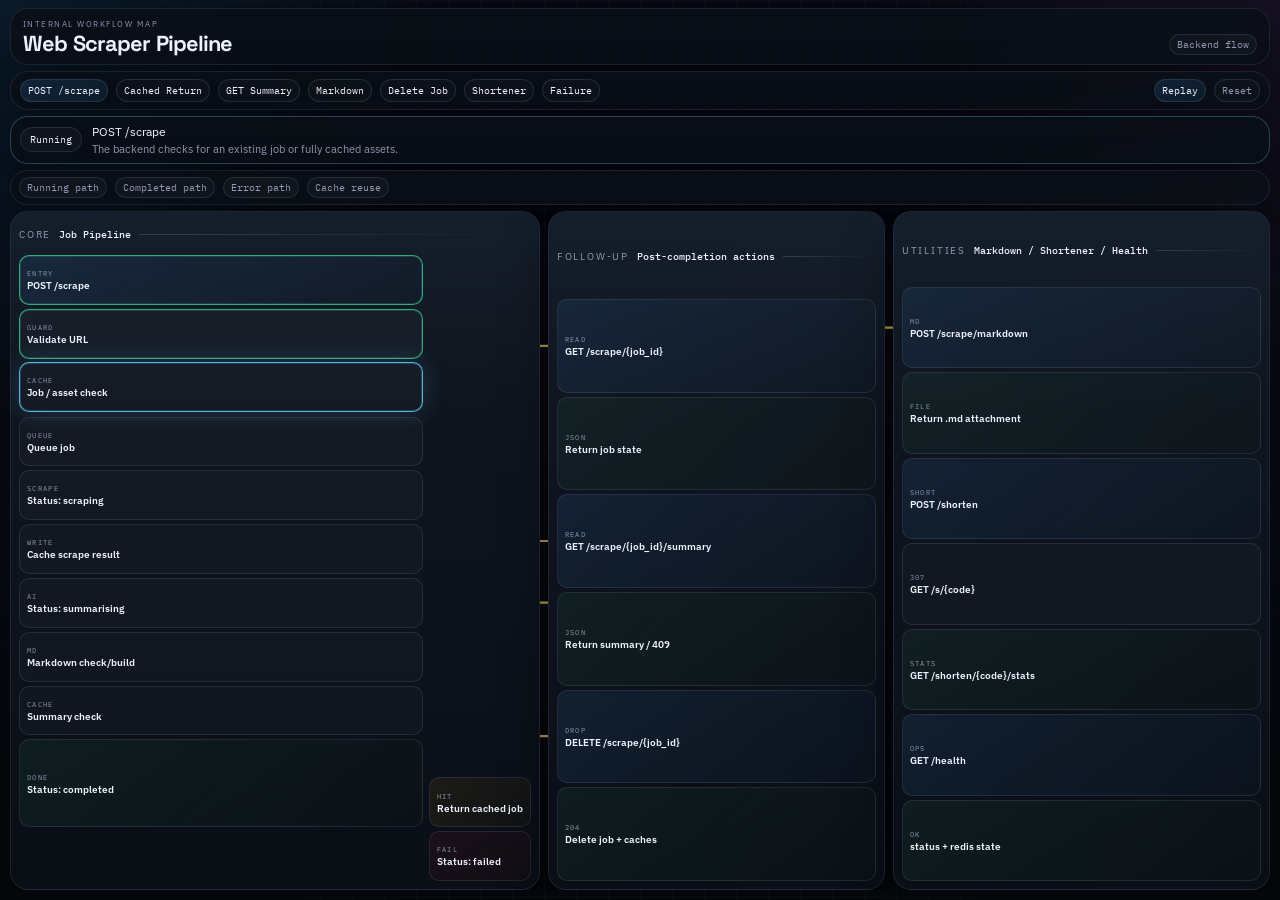
<file: technical-workflow/index.html>
<!DOCTYPE html>
<html lang="en">
<head>
  <meta charset="UTF-8">
  <meta name="viewport" content="width=device-width, initial-scale=1.0">
  <title>Technical Workflow Map</title>
  <link rel="preconnect" href="https://fonts.googleapis.com">
  <link rel="preconnect" href="https://fonts.gstatic.com" crossorigin>
  <link href="https://fonts.googleapis.com/css2?family=IBM+Plex+Mono:wght@400;500&family=IBM+Plex+Sans:wght@400;500;600&family=Space+Grotesk:wght@500;700&display=swap" rel="stylesheet">
  <link rel="stylesheet" href="./workflow.css">
</head>
<body>
  <div class="page-shell">
    <header class="page-header">
      <div>
        <p class="eyebrow">Internal workflow map</p>
        <h1>Web Scraper Pipeline</h1>
      </div>
      <div class="header-chips">
        <span class="header-chip">Backend flow</span>
      </div>
    </header>

    <section class="control-bar">
      <div class="scenario-group">
        <button class="scenario-button is-selected" data-scenario="scrape-queued">POST /scrape</button>
        <button class="scenario-button" data-scenario="scrape-cached">Cached Return</button>
        <button class="scenario-button" data-scenario="job-summary">GET Summary</button>
        <button class="scenario-button" data-scenario="markdown-export">Markdown</button>
        <button class="scenario-button" data-scenario="delete-job">Delete Job</button>
        <button class="scenario-button" data-scenario="shortener">Shortener</button>
        <button class="scenario-button" data-scenario="scrape-failed">Failure</button>
      </div>

      <div class="utility-group">
        <button id="replay-button" class="utility-button">Replay</button>
        <button id="reset-button" class="utility-button utility-button-muted">Reset</button>
      </div>
    </section>

    <section id="status-panel" class="status-panel" data-state="idle">
      <div class="status-pill" id="status-pill">Idle</div>
      <div class="status-copy">
        <p id="status-title">Waiting for a scenario</p>
        <p id="status-text">Select a backend path to animate nodes and connector states.</p>
      </div>
    </section>

    <section class="legend">
      <span class="legend-item"><i class="legend-dot legend-dot-active"></i>Running path</span>
      <span class="legend-item"><i class="legend-dot legend-dot-complete"></i>Completed path</span>
      <span class="legend-item"><i class="legend-dot legend-dot-error"></i>Error path</span>
      <span class="legend-item"><i class="legend-dot legend-dot-cache"></i>Cache reuse</span>
    </section>

    <section id="diagram" class="diagram">
      <svg id="arrow-layer" class="arrow-layer" aria-hidden="true">
        <defs>
          <marker id="arrowhead" markerWidth="10" markerHeight="10" refX="8" refY="5" orient="auto" markerUnits="userSpaceOnUse">
            <path d="M0,0 L10,5 L0,10 z" fill="context-stroke"></path>
          </marker>
        </defs>
      </svg>

      <section class="flow-panel flow-panel-main">
        <div class="lane-title">
          <span>Core</span>
          <strong>Job Pipeline</strong>
        </div>

        <article id="j-submit" class="node node-start">
          <span class="node-tag">entry</span>
          <strong>POST /scrape</strong>
        </article>
        <article id="j-validate" class="node">
          <span class="node-tag">guard</span>
          <strong>Validate URL</strong>
        </article>
        <article id="j-check" class="node">
          <span class="node-tag">cache</span>
          <strong>Job / asset check</strong>
        </article>
        <article id="j-queue" class="node">
          <span class="node-tag">queue</span>
          <strong>Queue job</strong>
        </article>
        <article id="j-crawl" class="node">
          <span class="node-tag">scrape</span>
          <strong>Status: scraping</strong>
        </article>
        <article id="j-result" class="node">
          <span class="node-tag">write</span>
          <strong>Cache scrape result</strong>
        </article>
        <article id="j-summary" class="node">
          <span class="node-tag">ai</span>
          <strong>Status: summarising</strong>
        </article>
        <article id="j-markdown" class="node">
          <span class="node-tag">md</span>
          <strong>Markdown check/build</strong>
        </article>
        <article id="j-summary-cache" class="node">
          <span class="node-tag">cache</span>
          <strong>Summary check</strong>
        </article>
        <article id="j-complete" class="node node-terminal">
          <span class="node-tag">done</span>
          <strong>Status: completed</strong>
        </article>

        <article id="j-cached" class="node node-cache">
          <span class="node-tag">hit</span>
          <strong>Return cached job</strong>
        </article>
        <article id="j-failed" class="node node-error-target">
          <span class="node-tag">fail</span>
          <strong>Status: failed</strong>
        </article>
      </section>

      <section class="flow-panel flow-panel-side">
        <div class="lane-title">
          <span>Follow-up</span>
          <strong>Post-completion actions</strong>
        </div>

        <article id="q-job" class="node node-start">
          <span class="node-tag">read</span>
          <strong>GET /scrape/{job_id}</strong>
        </article>
        <article id="q-job-return" class="node node-terminal">
          <span class="node-tag">json</span>
          <strong>Return job state</strong>
        </article>

        <article id="q-summary" class="node node-start">
          <span class="node-tag">read</span>
          <strong>GET /scrape/{job_id}/summary</strong>
        </article>
        <article id="q-summary-return" class="node node-terminal">
          <span class="node-tag">json</span>
          <strong>Return summary / 409</strong>
        </article>

        <article id="q-delete" class="node node-start">
          <span class="node-tag">drop</span>
          <strong>DELETE /scrape/{job_id}</strong>
        </article>
        <article id="q-delete-return" class="node node-terminal">
          <span class="node-tag">204</span>
          <strong>Delete job + caches</strong>
        </article>
      </section>

      <section class="flow-panel flow-panel-side">
        <div class="lane-title">
          <span>Utilities</span>
          <strong>Markdown / Shortener / Health</strong>
        </div>

        <article id="u-markdown" class="node node-start">
          <span class="node-tag">md</span>
          <strong>POST /scrape/markdown</strong>
        </article>
        <article id="u-markdown-return" class="node node-terminal">
          <span class="node-tag">file</span>
          <strong>Return .md attachment</strong>
        </article>

        <article id="u-shorten" class="node node-start">
          <span class="node-tag">short</span>
          <strong>POST /shorten</strong>
        </article>
        <article id="u-redirect" class="node">
          <span class="node-tag">307</span>
          <strong>GET /s/{code}</strong>
        </article>
        <article id="u-stats" class="node node-terminal">
          <span class="node-tag">stats</span>
          <strong>GET /shorten/{code}/stats</strong>
        </article>

        <article id="u-health" class="node node-start">
          <span class="node-tag">ops</span>
          <strong>GET /health</strong>
        </article>
        <article id="u-health-return" class="node node-terminal">
          <span class="node-tag">ok</span>
          <strong>status + redis state</strong>
        </article>
      </section>
    </section>
  </div>

  <script src="./workflow.js"></script>
</body>
</html>
</file>
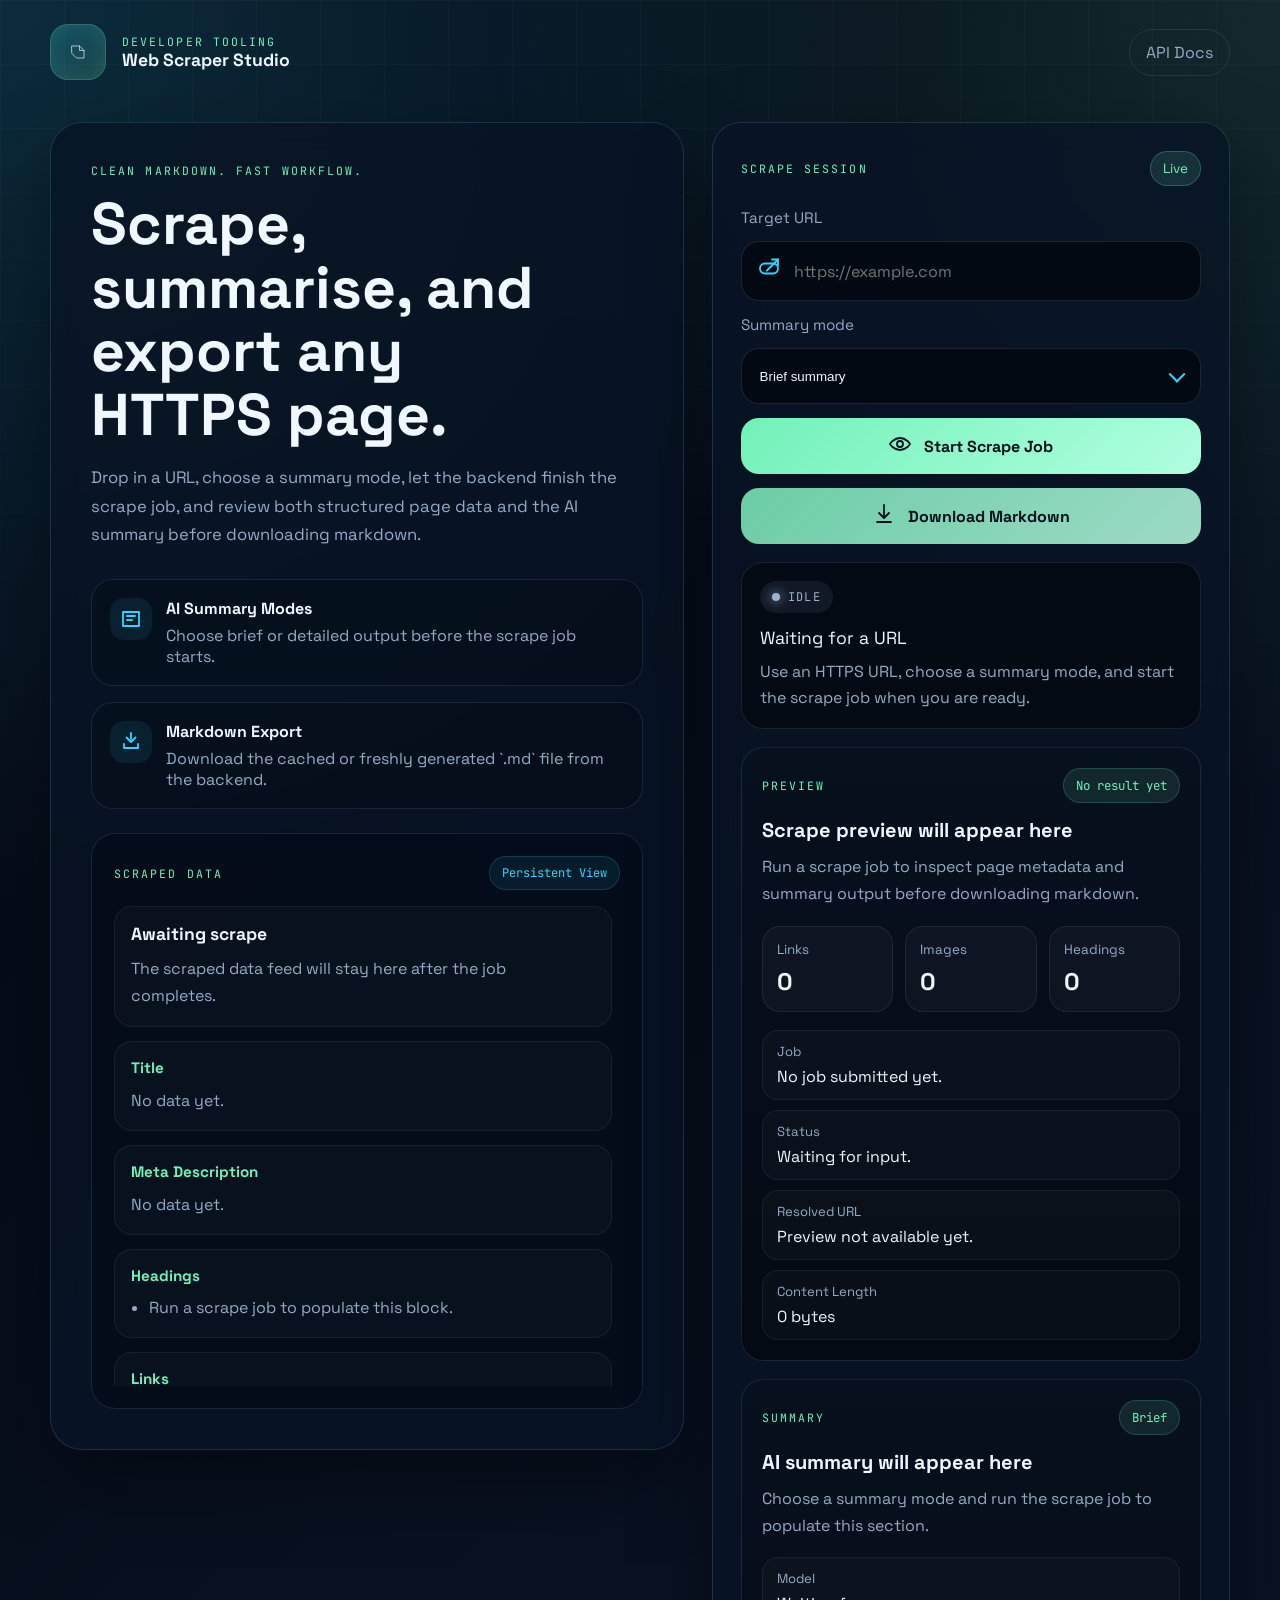
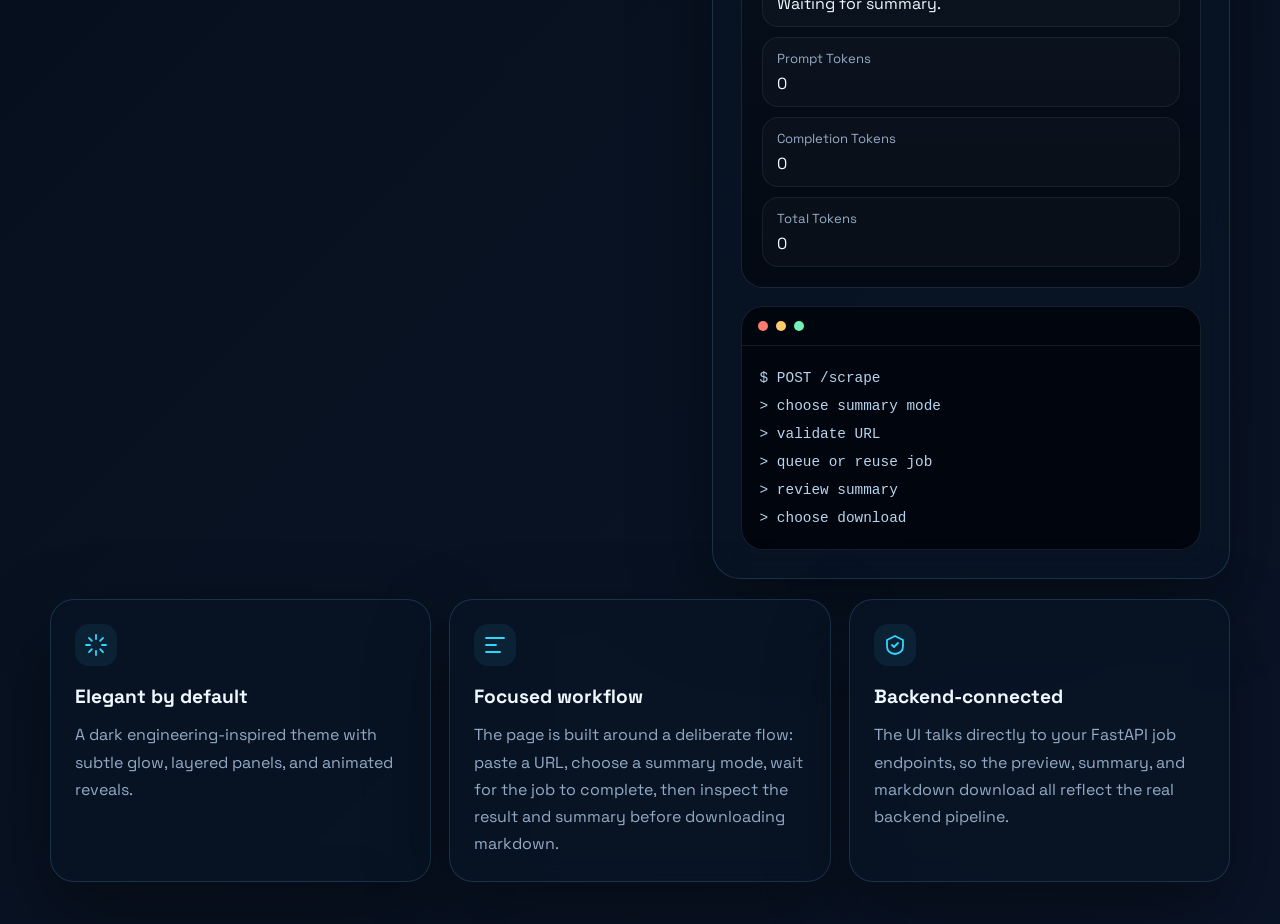
<file: ui/index.html>
<!DOCTYPE html>
<html lang="en">
<head>
  <meta charset="UTF-8">
  <meta name="viewport" content="width=device-width, initial-scale=1.0">
  <title>Web Scraper Studio</title>
  <link rel="preconnect" href="https://fonts.googleapis.com">
  <link rel="preconnect" href="https://fonts.gstatic.com" crossorigin>
  <link href="https://fonts.googleapis.com/css2?family=Space+Grotesk:wght@400;500;700&family=JetBrains+Mono:wght@400;600&display=swap" rel="stylesheet">
  <script src="./config.js?v=20260503a"></script>
  <link rel="stylesheet" href="./style.css?v=20260503a">
</head>
<body>
  <div class="page-shell">
    <header class="hero">
      <nav class="topbar">
        <div class="brand">
          <span class="brand-mark" aria-hidden="true">
            <svg viewBox="0 0 64 64" role="img">
              <path d="M16 16h20l12 12v20H28L16 36z"></path>
              <path d="M36 16v12h12"></path>
            </svg>
          </span>
          <div>
            <p class="eyebrow">Developer Tooling</p>
            <h1>Web Scraper Studio</h1>
          </div>
        </div>
        <a id="docs-link" class="docs-link" href="/docs" target="_blank" rel="noreferrer">API Docs</a>
      </nav>

      <section class="hero-grid">
        <div class="hero-copy reveal">
          <p class="hero-kicker">Clean markdown. Fast workflow.</p>
          <h2>Scrape, summarise, and export any HTTPS page.</h2>
          <p class="hero-text">
            Drop in a URL, choose a summary mode, let the backend finish the scrape job,
            and review both structured page data and the AI summary before downloading markdown.
          </p>

          <div class="stats">
            <article class="stat-card">
              <span class="stat-icon" aria-hidden="true">
                <svg viewBox="0 0 24 24">
                  <path d="M4 5h16v14H4z"></path>
                  <path d="M8 9h8M8 13h5"></path>
                </svg>
              </span>
              <div>
                <strong>AI Summary Modes</strong>
                <p>Choose brief or detailed output before the scrape job starts.</p>
              </div>
            </article>
            <article class="stat-card">
              <span class="stat-icon" aria-hidden="true">
                <svg viewBox="0 0 24 24">
                  <path d="M12 3v6"></path>
                  <path d="M7.5 7.5 12 12l4.5-4.5"></path>
                  <path d="M5 14v4h14v-4"></path>
                </svg>
              </span>
              <div>
                <strong>Markdown Export</strong>
                <p>Download the cached or freshly generated `.md` file from the backend.</p>
              </div>
            </article>
          </div>

          <section class="data-console">
            <div class="data-console-head">
              <p class="panel-label">Scraped Data</p>
              <span class="data-console-badge">Persistent View</span>
            </div>
            <div id="scraped-data-scroll" class="data-console-scroll">
              <div class="data-group">
                <h3>Awaiting scrape</h3>
                <p>The scraped data feed will stay here after previewing a URL.</p>
              </div>
              <div class="data-group">
                <h4>Title</h4>
                <p>No data yet.</p>
              </div>
              <div class="data-group">
                <h4>Meta Description</h4>
                <p>No data yet.</p>
              </div>
              <div class="data-group">
                <h4>Headings</h4>
                <ul class="data-list">
                  <li>Preview a page to populate this block.</li>
                </ul>
              </div>
              <div class="data-group">
                <h4>Links</h4>
                <ul class="data-list">
                  <li>Scraped links will appear here.</li>
                </ul>
              </div>
              <div class="data-group">
                <h4>Images</h4>
                <ul class="data-list">
                  <li>Scraped image sources will appear here.</li>
                </ul>
              </div>
            </div>
          </section>
        </div>

        <div class="panel reveal">
          <div class="panel-header">
            <span class="panel-label">SCRAPE SESSION</span>
            <span class="panel-indicator">Live</span>
          </div>

          <form id="scrape-form" class="scrape-form">
            <label for="url-input">Target URL</label>
            <div class="input-wrap">
              <span class="input-icon" aria-hidden="true">
                <svg viewBox="0 0 24 24">
                  <path d="M10 14 21 3"></path>
                  <path d="M21 3h-6"></path>
                  <path d="M21 3v6"></path>
                  <path d="M14 7H8a5 5 0 0 0 0 10h8a5 5 0 0 0 0-10h-2"></path>
                </svg>
              </span>
              <input
                id="url-input"
                name="url"
                type="url"
                inputmode="url"
                autocomplete="url"
                placeholder="https://example.com"
                required
              >
            </div>

            <label for="summary-type">Summary mode</label>
            <div class="select-wrap">
              <select id="summary-type" name="summary_type">
                <option value="brief">Brief summary</option>
                <option value="detailed">Detailed summary</option>
              </select>
            </div>

            <button id="submit-button" type="submit">
              <span class="button-icon" aria-hidden="true">
                <svg viewBox="0 0 24 24">
                  <path d="M2 12s3.5-6 10-6 10 6 10 6-3.5 6-10 6-10-6-10-6z"></path>
                  <circle cx="12" cy="12" r="3"></circle>
                </svg>
              </span>
              <span class="button-text">Start Scrape Job</span>
            </button>

            <button id="download-button" class="secondary-button" type="button" disabled>
              <span class="button-icon" aria-hidden="true">
                <svg viewBox="0 0 24 24">
                  <path d="M12 3v11"></path>
                  <path d="m7 11 5 5 5-5"></path>
                  <path d="M5 20h14"></path>
                </svg>
              </span>
              <span>Download Markdown</span>
            </button>
          </form>

          <div id="status-card" class="status-card" aria-live="polite">
            <div class="status-pill idle">Idle</div>
            <p class="status-title">Waiting for a URL</p>
            <p class="status-message">Use an HTTPS URL, choose a summary mode, and start the scrape job when you are ready.</p>
          </div>

          <section id="preview-card" class="preview-card" aria-live="polite">
            <div class="preview-head">
              <p class="panel-label">Preview</p>
              <span id="preview-code" class="preview-code">No result yet</span>
            </div>
            <h3 id="preview-title" class="preview-title">Scrape preview will appear here</h3>
            <p id="preview-description" class="preview-description">
              Run a scrape job to inspect page metadata and summary output before downloading markdown.
            </p>

            <div id="preview-metrics" class="preview-metrics">
              <article class="metric">
                <span>Links</span>
                <strong>0</strong>
              </article>
              <article class="metric">
                <span>Images</span>
                <strong>0</strong>
              </article>
              <article class="metric">
                <span>Headings</span>
                <strong>0</strong>
              </article>
            </div>

            <div id="preview-meta" class="preview-meta">
              <p><span>Job</span> No job submitted yet.</p>
              <p><span>Status</span> Waiting for input.</p>
              <p><span>Resolved URL</span> Preview not available yet.</p>
              <p><span>Content Length</span> 0 bytes</p>
            </div>
          </section>

          <section id="summary-card" class="summary-card" aria-live="polite">
            <div class="preview-head">
              <p class="panel-label">Summary</p>
              <span id="summary-mode-badge" class="preview-code">Brief</span>
            </div>
            <h3 id="summary-heading" class="preview-title">AI summary will appear here</h3>
            <p id="summary-body" class="preview-description">
              Choose a summary mode and run the scrape job to populate this section.
            </p>
            <div id="summary-meta" class="preview-meta">
              <p><span>Model</span> Waiting for summary.</p>
              <p><span>Prompt Tokens</span> 0</p>
              <p><span>Completion Tokens</span> 0</p>
              <p><span>Total Tokens</span> 0</p>
            </div>
          </section>

          <div class="terminal-snippet" aria-hidden="true">
            <div class="terminal-bar">
              <span></span><span></span><span></span>
            </div>
            <pre><code>$ POST /scrape
&gt; choose summary mode
&gt; validate URL
&gt; queue or reuse job
&gt; review summary
&gt; choose download</code></pre>
          </div>
        </div>
      </section>
    </header>

    <main class="features">
      <article class="feature reveal">
        <span class="feature-icon" aria-hidden="true">
          <svg viewBox="0 0 24 24">
            <path d="M12 2v4"></path>
            <path d="M12 18v4"></path>
            <path d="M4.93 4.93 7.76 7.76"></path>
            <path d="M16.24 16.24 19.07 19.07"></path>
            <path d="M2 12h4"></path>
            <path d="M18 12h4"></path>
            <path d="M4.93 19.07 7.76 16.24"></path>
            <path d="M16.24 7.76 19.07 4.93"></path>
          </svg>
        </span>
        <h3>Elegant by default</h3>
        <p>A dark engineering-inspired theme with subtle glow, layered panels, and animated reveals.</p>
      </article>

      <article class="feature reveal">
        <span class="feature-icon" aria-hidden="true">
          <svg viewBox="0 0 24 24">
            <path d="M3 5h18"></path>
            <path d="M3 12h10"></path>
            <path d="M3 19h14"></path>
          </svg>
        </span>
        <h3>Focused workflow</h3>
        <p>The page is built around a deliberate flow: paste a URL, choose a summary mode, wait for the job to complete, then inspect the result and summary before downloading markdown.</p>
      </article>

      <article class="feature reveal">
        <span class="feature-icon" aria-hidden="true">
          <svg viewBox="0 0 24 24">
            <path d="M12 3 4 7v6c0 5 3.5 7.5 8 8 4.5-.5 8-3 8-8V7z"></path>
            <path d="m9 12 2 2 4-4"></path>
          </svg>
        </span>
        <h3>Backend-connected</h3>
        <p>The UI talks directly to your FastAPI job endpoints, so the preview, summary, and markdown download all reflect the real backend pipeline.</p>
      </article>
    </main>
  </div>

  <script src="./app.js?v=20260503a"></script>
</body>
</html>
</file>
<file: technical-workflow/workflow.css>
:root {
  color-scheme: dark;
  --bg: #05070b;
  --bg-soft: rgba(11, 15, 23, 0.9);
  --panel: rgba(14, 18, 28, 0.92);
  --line: rgba(111, 129, 167, 0.18);
  --text: #eef3ff;
  --muted: #8d9ab3;
  --active: #68d7ff;
  --complete: #44dd9f;
  --error: #ff728f;
  --cache: #d7ae5a;
  --shadow: 0 20px 48px rgba(0, 0, 0, 0.38);
}

* {
  box-sizing: border-box;
}

html,
body {
  margin: 0;
  height: 100%;
  overflow: hidden;
}

body {
  font-family: "IBM Plex Sans", "Segoe UI", sans-serif;
  font-size: 10px;
  background:
    radial-gradient(circle at top left, rgba(26, 79, 116, 0.26), transparent 28%),
    radial-gradient(circle at top right, rgba(92, 54, 107, 0.18), transparent 24%),
    linear-gradient(180deg, #060912 0%, #04060a 100%);
  color: var(--text);
}

body::before {
  content: "";
  position: fixed;
  inset: 0;
  background-image:
    linear-gradient(rgba(255, 255, 255, 0.025) 1px, transparent 1px),
    linear-gradient(90deg, rgba(255, 255, 255, 0.025) 1px, transparent 1px);
  background-size: 32px 32px;
  mask-image: radial-gradient(circle at center, black 62%, transparent 100%);
  pointer-events: none;
}

.page-shell {
  position: relative;
  z-index: 1;
  max-width: 1460px;
  height: 100vh;
  margin: 0 auto;
  display: grid;
  grid-template-rows: auto auto auto auto minmax(0, 1fr);
  gap: 6px;
  padding: 8px 10px 10px;
}

.page-header,
.control-bar,
.status-panel,
.legend,
.flow-panel {
  border: 1px solid var(--line);
  border-radius: 18px;
  background: var(--bg-soft);
  box-shadow: var(--shadow);
  backdrop-filter: blur(14px);
}

.page-header {
  display: flex;
  align-items: end;
  justify-content: space-between;
  gap: 12px;
  padding: 9px 12px;
}

.eyebrow,
.lane-title span,
.node-tag {
  text-transform: uppercase;
  letter-spacing: 0.18em;
  color: var(--muted);
}

.eyebrow {
  margin: 0 0 4px;
  font-size: 0.52rem;
}

.page-header h1 {
  margin: 0;
  font-size: clamp(0.96rem, 1.7vw, 1.4rem);
  line-height: 1;
  letter-spacing: -0.04em;
  font-family: "Space Grotesk", "IBM Plex Sans", sans-serif;
}

.header-chips,
.scenario-group,
.utility-group,
.legend {
  display: flex;
  flex-wrap: wrap;
  gap: 8px;
}

.header-chip,
.scenario-button,
.utility-button,
.legend-item,
.status-pill {
  border: 1px solid rgba(136, 151, 183, 0.18);
  border-radius: 999px;
}

.header-chip,
.legend-item {
  padding: 3px 7px;
  color: var(--muted);
  background: rgba(255, 255, 255, 0.03);
  font-family: "IBM Plex Mono", monospace;
  font-size: 0.64rem;
}

.control-bar {
  padding: 7px 9px;
  display: flex;
  align-items: center;
  justify-content: space-between;
  gap: 10px;
}

.scenario-button,
.utility-button {
  appearance: none;
  cursor: pointer;
  color: var(--text);
  background: rgba(255, 255, 255, 0.02);
  padding: 4px 7px;
  font-family: "IBM Plex Mono", monospace;
  font-size: 0.64rem;
  transition: transform 160ms ease, border-color 160ms ease, box-shadow 160ms ease, background 160ms ease;
}

.scenario-button:hover,
.utility-button:hover,
.scenario-button:focus-visible,
.utility-button:focus-visible {
  transform: translateY(-1px);
  border-color: rgba(104, 215, 255, 0.5);
  box-shadow: 0 0 0 1px rgba(104, 215, 255, 0.18) inset;
  outline: none;
}

.scenario-button.is-selected,
.utility-button:not(.utility-button-muted) {
  background: linear-gradient(135deg, rgba(51, 107, 171, 0.24), rgba(25, 68, 93, 0.28));
}

.utility-button-muted {
  color: var(--muted);
}

.status-panel {
  padding: 7px 9px;
  display: flex;
  align-items: center;
  gap: 10px;
}

.status-panel[data-state="running"] {
  border-color: rgba(104, 215, 255, 0.28);
}

.status-panel[data-state="complete"] {
  border-color: rgba(68, 221, 159, 0.28);
}

.status-panel[data-state="error"] {
  border-color: rgba(255, 114, 143, 0.28);
}

.status-pill {
  min-width: 62px;
  padding: 5px 7px;
  text-align: center;
  font-family: "IBM Plex Mono", monospace;
  font-size: 0.64rem;
  background: rgba(255, 255, 255, 0.03);
}

.status-copy p {
  margin: 0;
}

.status-copy p:first-child {
  font-size: 0.72rem;
}

.status-copy p:last-child {
  margin-top: 3px;
  font-size: 0.66rem;
  color: var(--muted);
}

.legend {
  padding: 6px 8px;
}

.diagram {
  position: relative;
  min-height: 0;
  display: grid;
  grid-template-columns: 1.32fr 0.84fr 0.94fr;
  gap: 8px;
  align-items: stretch;
  overflow: hidden;
}

.arrow-layer {
  position: absolute;
  inset: 0;
  width: 100%;
  height: 100%;
  overflow: visible;
  pointer-events: none;
}

.flow-panel {
  position: relative;
  padding: 8px;
  background:
    linear-gradient(180deg, rgba(18, 23, 35, 0.96), rgba(10, 14, 22, 0.96)),
    var(--panel);
}

.flow-panel::before {
  content: "";
  position: absolute;
  inset: 0;
  border-radius: inherit;
  background: linear-gradient(180deg, rgba(104, 215, 255, 0.04), transparent 30%);
  pointer-events: none;
}

.flow-panel-main {
  display: grid;
  grid-template-columns: minmax(0, 1fr) 102px;
  grid-auto-rows: minmax(0, auto);
  gap: 4px 6px;
}

.flow-panel-side {
  display: grid;
  grid-auto-rows: minmax(0, auto);
  gap: 4px;
}

.lane-title {
  position: relative;
  z-index: 1;
  display: flex;
  align-items: center;
  gap: 8px;
  min-height: 16px;
  margin-bottom: 1px;
}

.lane-title strong {
  font-family: "IBM Plex Mono", monospace;
  font-size: 0.64rem;
  font-weight: 500;
}

.lane-title::after {
  content: "";
  flex: 1;
  height: 1px;
  background: linear-gradient(90deg, rgba(137, 154, 186, 0.26), transparent);
}

.flow-panel-main .lane-title,
.flow-panel-side .lane-title {
  grid-column: 1 / -1;
}

.node {
  position: relative;
  z-index: 1;
  min-height: 34px;
  display: flex;
  flex-direction: column;
  justify-content: center;
  gap: 2px;
  padding: 5px 7px;
  border: 1px solid rgba(120, 138, 176, 0.18);
  border-radius: 10px;
  background: rgba(255, 255, 255, 0.025);
  transition: border-color 180ms ease, box-shadow 180ms ease, transform 180ms ease, background 180ms ease;
  min-width: 0;
  overflow: hidden;
}

.node strong {
  font-size: 0.64rem;
  font-weight: 600;
  line-height: 1.12;
  overflow-wrap: anywhere;
}

.node-tag {
  font-family: "IBM Plex Mono", monospace;
  font-size: 0.46rem;
}

.node-start {
  background: linear-gradient(135deg, rgba(40, 79, 123, 0.24), rgba(16, 33, 55, 0.18));
}

.node-terminal {
  background: linear-gradient(135deg, rgba(31, 71, 58, 0.24), rgba(14, 29, 23, 0.18));
}

.node-cache {
  background: linear-gradient(135deg, rgba(97, 73, 19, 0.22), rgba(42, 32, 10, 0.16));
}

.node-error-target {
  background: linear-gradient(135deg, rgba(91, 21, 37, 0.22), rgba(44, 12, 19, 0.18));
}

#j-cached,
#j-failed {
  grid-column: 2;
}

#j-submit,
#j-validate,
#j-check,
#j-queue,
#j-crawl,
#j-result,
#j-summary,
#j-markdown,
#j-summary-cache,
#j-complete {
  grid-column: 1;
}

#j-cached {
  margin-top: 38px;
}

#j-failed {
  margin-top: 0;
}

.node.is-active {
  transform: translateY(-1px);
  border-color: rgba(104, 215, 255, 0.82);
  box-shadow: 0 0 0 1px rgba(104, 215, 255, 0.2) inset, 0 0 24px rgba(104, 215, 255, 0.18);
}

.node.is-complete {
  border-color: rgba(68, 221, 159, 0.72);
  box-shadow: 0 0 0 1px rgba(68, 221, 159, 0.18) inset;
}

.node.is-error {
  border-color: rgba(255, 114, 143, 0.8);
  box-shadow: 0 0 0 1px rgba(255, 114, 143, 0.2) inset;
}

.arrow {
  fill: none;
  stroke: rgba(126, 142, 174, 0.36);
  stroke-width: 2.2;
  stroke-linecap: round;
  stroke-linejoin: round;
  marker-end: url(#arrowhead);
  transition: stroke 180ms ease, opacity 180ms ease;
}

.arrow.is-active {
  stroke: var(--active);
  filter: drop-shadow(0 0 7px rgba(104, 215, 255, 0.48));
}

.arrow.is-complete {
  stroke: var(--complete);
}

.arrow.is-error {
  stroke: var(--error);
}

.arrow.is-cache {
  stroke: var(--cache);
}

@media (max-width: 1180px) {
  body {
    font-size: 9px;
  }

  .page-shell {
    padding: 7px 8px 8px;
  }

  .diagram {
    grid-template-columns: 1.24fr 0.86fr 0.9fr;
    gap: 6px;
  }

  .node {
    min-height: 30px;
    padding: 4px 6px;
  }
}
</file>
<file: ui/style.css>
:root {
  --bg: #07111f;
  --bg-elevated: rgba(8, 20, 37, 0.78);
  --panel-border: rgba(127, 219, 255, 0.16);
  --text: #eff7ff;
  --muted: #95abc5;
  --line: rgba(171, 200, 255, 0.12);
  --accent: #72f1b8;
  --accent-strong: #32d5ff;
  --danger: #ff7b72;
  --warning: #ffcb6b;
  --shadow: 0 30px 80px rgba(0, 0, 0, 0.38);
}

* {
  box-sizing: border-box;
}

html {
  scroll-behavior: smooth;
}

body {
  margin: 0;
  min-height: 100vh;
  font-family: "Space Grotesk", sans-serif;
  color: var(--text);
  background:
    radial-gradient(circle at top left, rgba(50, 213, 255, 0.18), transparent 32%),
    radial-gradient(circle at top right, rgba(114, 241, 184, 0.12), transparent 28%),
    linear-gradient(135deg, #030711 0%, #07111f 50%, #0a1427 100%);
}

body::before {
  content: "";
  position: fixed;
  inset: 0;
  pointer-events: none;
  background-image:
    linear-gradient(rgba(255, 255, 255, 0.03) 1px, transparent 1px),
    linear-gradient(90deg, rgba(255, 255, 255, 0.03) 1px, transparent 1px);
  background-size: 64px 64px;
  mask-image: linear-gradient(to bottom, rgba(0, 0, 0, 0.85), transparent);
}

a {
  color: inherit;
}

button,
input {
  font: inherit;
}

.page-shell {
  width: min(1180px, calc(100% - 32px));
  margin: 0 auto;
  padding: 24px 0 48px;
}

.hero {
  position: relative;
}

.topbar {
  display: flex;
  justify-content: space-between;
  align-items: center;
  gap: 16px;
  margin-bottom: 42px;
}

.brand {
  display: flex;
  align-items: center;
  gap: 16px;
}

.brand-mark {
  width: 56px;
  height: 56px;
  display: grid;
  place-items: center;
  border-radius: 18px;
  background: linear-gradient(145deg, rgba(50, 213, 255, 0.2), rgba(114, 241, 184, 0.16));
  border: 1px solid rgba(114, 241, 184, 0.24);
  box-shadow: inset 0 0 20px rgba(114, 241, 184, 0.12);
}

.brand-mark svg,
.stat-icon svg,
.input-icon svg,
.button-icon svg,
.feature-icon svg {
  width: 24px;
  height: 24px;
  fill: none;
  stroke: currentColor;
  stroke-width: 1.8;
  stroke-linecap: round;
  stroke-linejoin: round;
}

.eyebrow,
.hero-kicker,
.panel-label {
  margin: 0;
  font-family: "JetBrains Mono", monospace;
  letter-spacing: 0.18em;
  text-transform: uppercase;
  color: var(--accent);
  font-size: 0.72rem;
}

.brand h1,
.hero-copy h2,
.feature h3,
.status-title {
  margin: 0;
}

.brand h1 {
  font-size: 1.1rem;
}

.docs-link {
  padding: 12px 16px;
  border-radius: 999px;
  border: 1px solid var(--line);
  text-decoration: none;
  color: var(--muted);
  transition: transform 180ms ease, border-color 180ms ease, color 180ms ease;
}

.docs-link:hover {
  transform: translateY(-2px);
  color: var(--text);
  border-color: rgba(114, 241, 184, 0.45);
}

.hero-grid {
  display: grid;
  grid-template-columns: 1.1fr 0.9fr;
  gap: 28px;
  align-items: start;
}

.hero-copy,
.panel,
.feature {
  background: var(--bg-elevated);
  backdrop-filter: blur(14px);
  border: 1px solid var(--panel-border);
  box-shadow: var(--shadow);
}

.hero-copy {
  padding: 40px;
  border-radius: 32px;
}

.hero-copy h2 {
  margin-top: 14px;
  max-width: 12ch;
  font-size: clamp(2.3rem, 4.6vw, 3.9rem);
  line-height: 1.08;
  overflow-wrap: anywhere;
  word-break: break-word;
}

.hero-text {
  margin: 18px 0 0;
  max-width: 60ch;
  color: var(--muted);
  font-size: 1.04rem;
  line-height: 1.7;
}

.stats {
  display: grid;
  gap: 16px;
  margin-top: 30px;
}

.data-console {
  margin-top: 24px;
  padding: 22px;
  border-radius: 24px;
  border: 1px solid var(--line);
  background: rgba(4, 12, 24, 0.84);
}

.data-console-head {
  display: flex;
  justify-content: space-between;
  align-items: center;
  gap: 12px;
  margin-bottom: 16px;
}

.data-console-badge {
  padding: 8px 12px;
  border-radius: 999px;
  border: 1px solid rgba(50, 213, 255, 0.18);
  background: rgba(50, 213, 255, 0.08);
  color: var(--accent-strong);
  font-family: "JetBrains Mono", monospace;
  font-size: 0.75rem;
}

.data-console-scroll {
  max-height: 480px;
  overflow-y: auto;
  padding-right: 8px;
  display: grid;
  gap: 14px;
}

.data-console-scroll::-webkit-scrollbar {
  width: 10px;
}

.data-console-scroll::-webkit-scrollbar-track {
  background: rgba(255, 255, 255, 0.03);
  border-radius: 999px;
}

.data-console-scroll::-webkit-scrollbar-thumb {
  background: rgba(50, 213, 255, 0.24);
  border-radius: 999px;
}

.data-group {
  padding: 16px;
  border-radius: 18px;
  border: 1px solid rgba(171, 200, 255, 0.08);
  background: rgba(255, 255, 255, 0.025);
}

.data-group h3,
.data-group h4,
.data-group p,
.data-list {
  margin: 0;
}

.data-group h3,
.data-group h4 {
  margin-bottom: 10px;
}

.data-group h3 {
  font-size: 1.1rem;
}

.data-group h4 {
  color: var(--accent);
  font-size: 0.95rem;
}

.data-group p {
  color: var(--muted);
  line-height: 1.7;
  word-break: break-word;
}

.data-list {
  padding-left: 18px;
  color: var(--muted);
  display: grid;
  gap: 8px;
  line-height: 1.6;
  word-break: break-word;
}

.stat-card {
  display: flex;
  gap: 14px;
  align-items: flex-start;
  padding: 18px;
  border-radius: 22px;
  border: 1px solid var(--line);
  background: rgba(6, 16, 28, 0.72);
}

.stat-card p {
  margin: 6px 0 0;
  color: var(--muted);
}

.stat-icon,
.feature-icon {
  width: 42px;
  height: 42px;
  display: grid;
  place-items: center;
  border-radius: 14px;
  color: var(--accent-strong);
  background: rgba(50, 213, 255, 0.08);
  flex-shrink: 0;
}

.panel {
  padding: 28px;
  border-radius: 28px;
  position: sticky;
  top: 20px;
  overflow: hidden;
}

.panel::after {
  content: "";
  position: absolute;
  inset: auto -15% -30% 35%;
  height: 220px;
  background: radial-gradient(circle, rgba(50, 213, 255, 0.18), transparent 60%);
  pointer-events: none;
}

.panel-header,
.status-card,
.terminal-snippet,
.feature {
  position: relative;
  z-index: 1;
}

.panel-header {
  display: flex;
  justify-content: space-between;
  align-items: center;
  margin-bottom: 22px;
}

.panel-indicator {
  padding: 8px 12px;
  border-radius: 999px;
  background: rgba(114, 241, 184, 0.12);
  border: 1px solid rgba(114, 241, 184, 0.24);
  color: var(--accent);
  font-size: 0.84rem;
}

.scrape-form {
  display: grid;
  gap: 14px;
}

.scrape-form label {
  font-size: 0.95rem;
  color: var(--muted);
}

.input-wrap {
  position: relative;
}

.input-icon {
  position: absolute;
  top: 50%;
  left: 16px;
  transform: translateY(-50%);
  color: var(--accent-strong);
}

.scrape-form input {
  width: 100%;
  min-height: 60px;
  padding: 0 18px 0 52px;
  border-radius: 18px;
  border: 1px solid rgba(171, 200, 255, 0.14);
  background: rgba(3, 9, 18, 0.92);
  color: var(--text);
  outline: none;
  transition: border-color 180ms ease, box-shadow 180ms ease, transform 180ms ease;
}

.scrape-form input:focus {
  border-color: rgba(50, 213, 255, 0.5);
  box-shadow: 0 0 0 4px rgba(50, 213, 255, 0.09);
  transform: translateY(-1px);
}

.select-wrap {
  position: relative;
}

.select-wrap::after {
  content: "";
  position: absolute;
  top: 50%;
  right: 18px;
  width: 10px;
  height: 10px;
  border-right: 2px solid var(--accent-strong);
  border-bottom: 2px solid var(--accent-strong);
  transform: translateY(-65%) rotate(45deg);
  pointer-events: none;
}

.scrape-form select {
  width: 100%;
  min-height: 56px;
  padding: 0 46px 0 18px;
  border-radius: 18px;
  border: 1px solid rgba(171, 200, 255, 0.14);
  background: rgba(3, 9, 18, 0.92);
  color: var(--text);
  outline: none;
  appearance: none;
  transition: border-color 180ms ease, box-shadow 180ms ease, transform 180ms ease;
}

.scrape-form select:focus {
  border-color: rgba(50, 213, 255, 0.5);
  box-shadow: 0 0 0 4px rgba(50, 213, 255, 0.09);
  transform: translateY(-1px);
}

.scrape-form button {
  min-height: 56px;
  border: 0;
  border-radius: 18px;
  display: inline-flex;
  align-items: center;
  justify-content: center;
  gap: 12px;
  padding: 0 18px;
  color: #041019;
  background: linear-gradient(135deg, var(--accent), #b0ffe0);
  cursor: pointer;
  font-weight: 700;
  transition: transform 180ms ease, box-shadow 180ms ease, filter 180ms ease;
}

.scrape-form button:hover {
  transform: translateY(-2px);
  box-shadow: 0 16px 30px rgba(114, 241, 184, 0.22);
  filter: saturate(1.05);
}

.scrape-form button:disabled {
  cursor: wait;
  transform: none;
  filter: grayscale(0.12);
  opacity: 0.86;
}

.secondary-button {
  color: var(--text);
  background: rgba(50, 213, 255, 0.08);
  border: 1px solid rgba(50, 213, 255, 0.18);
  box-shadow: none;
}

.secondary-button:hover {
  box-shadow: 0 16px 30px rgba(50, 213, 255, 0.16);
}

.secondary-button:disabled {
  cursor: not-allowed;
  opacity: 0.5;
}

.status-card {
  margin-top: 18px;
  padding: 18px;
  border-radius: 22px;
  border: 1px solid var(--line);
  background: rgba(4, 10, 19, 0.9);
}

.status-pill {
  display: inline-flex;
  align-items: center;
  gap: 8px;
  padding: 8px 12px;
  border-radius: 999px;
  font-family: "JetBrains Mono", monospace;
  font-size: 0.75rem;
  text-transform: uppercase;
  letter-spacing: 0.12em;
}

.status-pill::before {
  content: "";
  width: 8px;
  height: 8px;
  border-radius: 50%;
  background: currentColor;
  box-shadow: 0 0 12px currentColor;
}

.status-pill.idle {
  background: rgba(171, 200, 255, 0.08);
  color: #9bb3cb;
}

.status-pill.loading {
  background: rgba(255, 203, 107, 0.12);
  color: var(--warning);
}

.status-pill.success {
  background: rgba(114, 241, 184, 0.12);
  color: var(--accent);
}

.status-pill.error {
  background: rgba(255, 123, 114, 0.12);
  color: var(--danger);
}

.status-title {
  margin-top: 14px;
  font-size: 1.1rem;
}

.status-message {
  margin: 10px 0 0;
  color: var(--muted);
  line-height: 1.6;
}

.preview-card,
.summary-card {
  margin-top: 18px;
  padding: 20px;
  border-radius: 22px;
  border: 1px solid var(--line);
  background:
    linear-gradient(180deg, rgba(7, 18, 31, 0.94), rgba(4, 10, 19, 0.94));
}

.preview-head {
  display: flex;
  justify-content: space-between;
  align-items: center;
  gap: 12px;
}

.preview-code {
  padding: 8px 12px;
  border-radius: 999px;
  background: rgba(114, 241, 184, 0.1);
  border: 1px solid rgba(114, 241, 184, 0.18);
  color: var(--accent);
  font-family: "JetBrains Mono", monospace;
  font-size: 0.78rem;
}

.preview-title {
  margin: 14px 0 0;
  font-size: 1.25rem;
}

.preview-description {
  margin: 10px 0 0;
  color: var(--muted);
  line-height: 1.7;
}

.preview-metrics {
  display: grid;
  grid-template-columns: repeat(3, 1fr);
  gap: 12px;
  margin-top: 18px;
}

.metric {
  padding: 14px;
  border-radius: 18px;
  background: rgba(255, 255, 255, 0.03);
  border: 1px solid rgba(171, 200, 255, 0.1);
}

.metric span {
  display: block;
  color: var(--muted);
  font-size: 0.84rem;
}

.metric strong {
  display: block;
  margin-top: 8px;
  font-size: 1.5rem;
}

.preview-meta {
  display: grid;
  gap: 10px;
  margin-top: 18px;
}

.preview-meta p {
  margin: 0;
  padding: 12px 14px;
  border-radius: 16px;
  border: 1px solid rgba(171, 200, 255, 0.08);
  background: rgba(255, 255, 255, 0.025);
  color: var(--text);
  word-break: break-word;
}

.preview-meta span {
  display: block;
  margin-bottom: 6px;
  color: var(--muted);
  font-size: 0.82rem;
}

.terminal-snippet {
  margin-top: 18px;
  border-radius: 22px;
  overflow: hidden;
  border: 1px solid var(--line);
  background: rgba(2, 6, 13, 0.94);
}

.terminal-bar {
  display: flex;
  gap: 8px;
  padding: 14px 16px;
  border-bottom: 1px solid var(--line);
}

.terminal-bar span {
  width: 10px;
  height: 10px;
  border-radius: 50%;
  background: rgba(239, 247, 255, 0.18);
}

.terminal-bar span:nth-child(1) {
  background: #ff7b72;
}

.terminal-bar span:nth-child(2) {
  background: #ffcb6b;
}

.terminal-bar span:nth-child(3) {
  background: #72f1b8;
}

.terminal-snippet pre {
  margin: 0;
  padding: 18px;
  color: #b9d4ee;
  font-family: "JetBrains Mono", monospace;
  font-size: 0.9rem;
  line-height: 1.8;
  overflow-x: auto;
}

.features {
  display: grid;
  grid-template-columns: repeat(3, 1fr);
  gap: 18px;
  margin-top: 20px;
}

.feature {
  padding: 24px;
  border-radius: 24px;
}

.feature h3 {
  margin-top: 18px;
  font-size: 1.2rem;
}

.feature p {
  margin: 12px 0 0;
  color: var(--muted);
  line-height: 1.7;
}

.reveal {
  opacity: 0;
  transform: translateY(24px);
  animation: rise 720ms ease forwards;
}

.hero-copy.reveal {
  animation-delay: 80ms;
}

.panel.reveal {
  animation-delay: 180ms;
}

.feature:nth-child(1).reveal {
  animation-delay: 260ms;
}

.feature:nth-child(2).reveal {
  animation-delay: 340ms;
}

.feature:nth-child(3).reveal {
  animation-delay: 420ms;
}

@keyframes rise {
  to {
    opacity: 1;
    transform: translateY(0);
  }
}

@media (max-width: 980px) {
  .hero-grid,
  .features {
    grid-template-columns: 1fr;
  }

  .panel {
    position: static;
  }

  .hero-copy h2 {
    max-width: 12ch;
  }

  .preview-metrics {
    grid-template-columns: 1fr;
  }
}

@media (max-width: 640px) {
  .hero {
    width: 100%;
  }

  .page-shell {
    width: 100%;
    padding: 18px 10px 40px;
  }

  .topbar,
  .brand {
    align-items: flex-start;
  }

  .topbar {
    flex-direction: column;
    margin-bottom: 26px;
  }

  .hero-grid,
  .stats,
  .features,
  .scrape-form,
  .preview-meta,
  .data-console-scroll {
    gap: 14px;
  }

  .hero-grid > * {
    width: 100%;
    min-width: 0;
    margin: 0;
  }

  .hero-copy,
  .panel,
  .feature,
  .data-console,
  .status-card,
  .preview-card,
  .summary-card,
  .terminal-snippet,
  .stat-card {
    width: 100%;
    padding: 22px;
    border-radius: 24px;
  }

  .data-group,
  .metric,
  .preview-meta p {
    border-radius: 18px;
  }

  .data-console {
    padding: 18px;
  }

  .data-console-head,
  .preview-head {
    flex-direction: column;
    align-items: flex-start;
  }

  .data-console-scroll {
    max-height: 360px;
    padding-right: 4px;
  }

  .hero-copy h2 {
    max-width: 100%;
    font-size: clamp(1.9rem, 10vw, 2.75rem);
    line-height: 1;
  }

  .hero-copy,
  .hero-text,
  .stats,
  .data-console {
    margin-left: 0;
    margin-right: 0;
  }

  .hero-text,
  .data-group p,
  .feature p,
  .status-message,
  .preview-description {
    line-height: 1.6;
  }

  .stat-card {
    padding: 16px;
  }

  .scrape-form button,
  .scrape-form input {
    min-height: 54px;
  }
}
</file>
